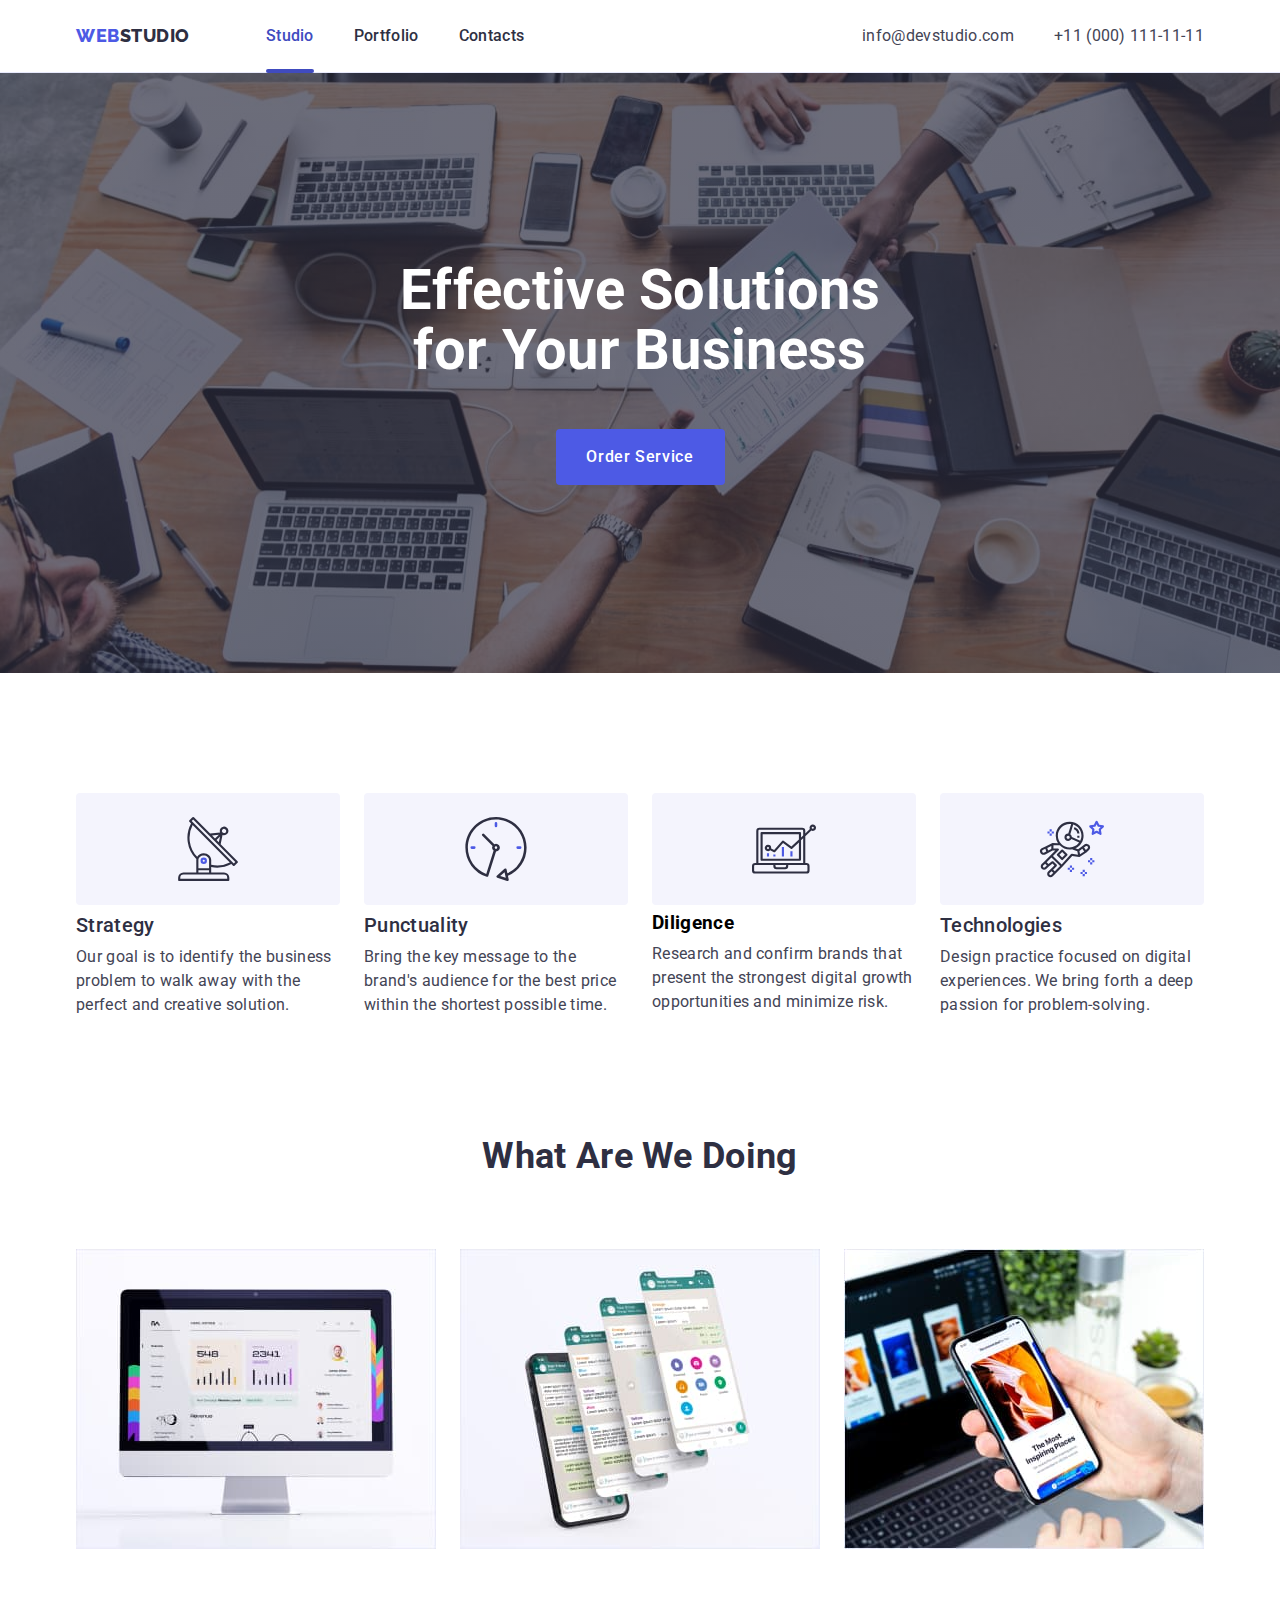
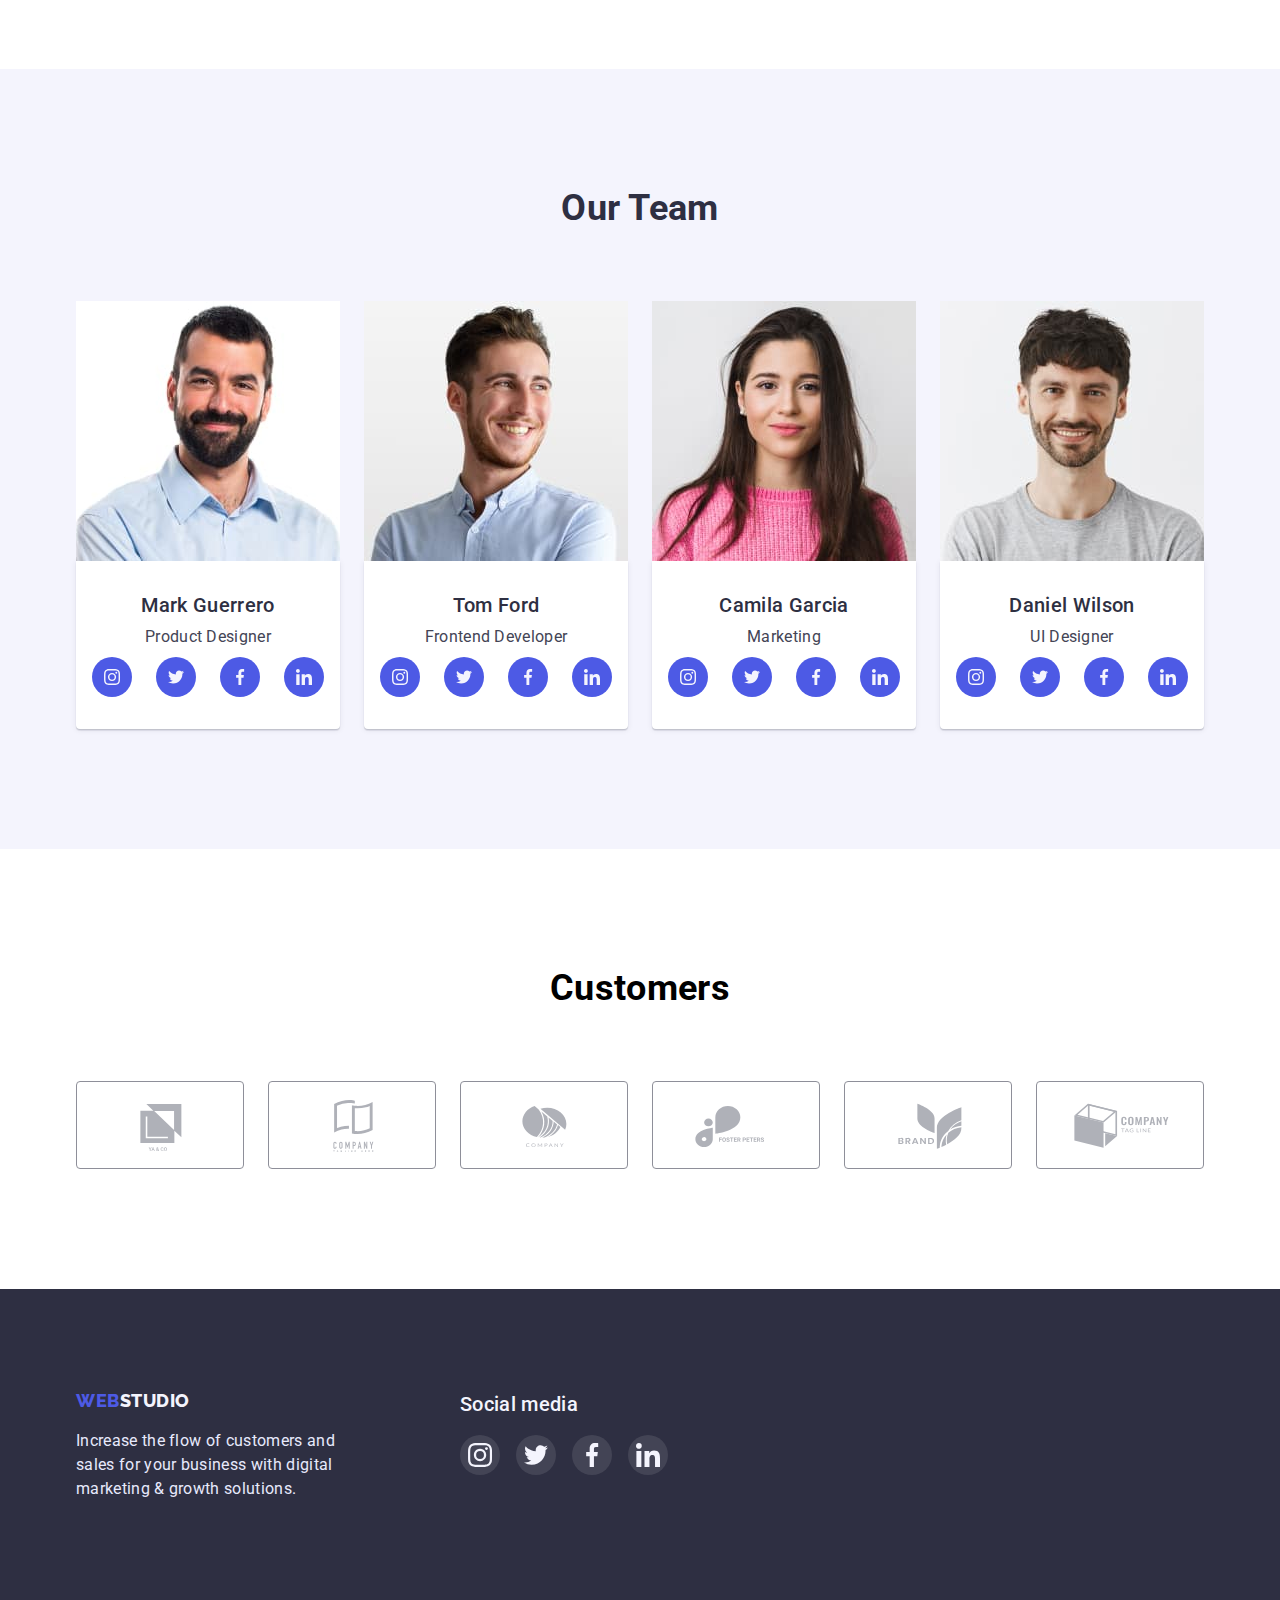
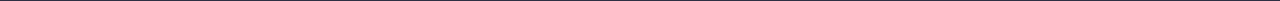
<file: index.html>
<!DOCTYPE html>
<html lang="en">
  <head>
    <meta charset="UTF-8" />
    <meta http-equiv="X-UA-Compatible" content="IE=edge" />
    <meta name="viewport" content="width=device-width, initial-scale=1.0" />
    <title>Web Studio</title>
    <link rel="preconnect" href="https://fonts.googleapis.com" />
    <link rel="preconnect" href="https://fonts.gstatic.com" crossorigin />
    <link
      href="https://fonts.googleapis.com/css2?family=Raleway:wght@800&family=Roboto:wght@400;500;700;900&display=swap"
      rel="stylesheet"
    />
    <link
      rel="stylesheet"
      href="https://cdnjs.cloudflare.com/ajax/libs/modern-normalize/1.1.0/modern-normalize.css"
      integrity="sha512-Y0MM+V6ymRKN2zStTqzQ227DWhhp4Mzdo6gnlRnuaNCbc+YN/ZH0sBCLTM4M0oSy9c9VKiCvd4Jk44aCLrNS5Q=="
      crossorigin="anonymous"
      referrerpolicy="no-referrer"
    />
    <link rel="stylesheet" href="./css/styles.css" />
  </head>
  <body>
    <!-- Header -->
    <header class="page-header section">
      <div class="container header-container">
        <nav class="page-nav">
          <a class="logotype link" href="/"
            >Web<span class="logo-dark">Studio</span></a
          >
          <ul class="menu list">
            <li class="menu-item">
              <a class="menu-link link current" href="./index.html">Studio</a>
            </li>
            <li class="menu-item">
              <a class="menu-link link" href="./portfolio.html">Portfolio</a>
            </li>
            <li class="menu-item">
              <a class="menu-link link" href="">Contacts</a>
            </li>
          </ul>
        </nav>
        <address class="contact">
          <ul class="list contact-info">
            <li class="contact-email">
              <a class="contact-link link" href="mailto:info@devstudio.com">
                info@devstudio.com
              </a>
            </li>
            <li class="contact-phone">
              <a class="contact-link link" href="tel:+110001111111">
                +11 (000) 111-11-11
              </a>
            </li>
          </ul>
        </address>
      </div>
    </header>
    <main>
      <!-- Hero -->
      <section class="hero section">
        <div class="container">
          <h1 class="hero-title">Effective Solutions for Your Business</h1>
          <button class="hero-btn" data-modal-open type="button">
            Order Service
          </button>
        </div>
      </section>
      <!-- Benefits -->
      <section class="benefits section">
        <div class="container">
          <h2 class="hide">Benefits</h2>
          <ul class="list benefits-list">
            <li class="benefits-item">
              <div class="benefits-wrap">
                <svg class="benefits-icon" widht="64" height="64">
                  <use href="./images/icons.svg#icon-antenna"></use>
                </svg>
              </div>
              <h3 class="benefits-title section-subtitle">Strategy</h3>
              <p class="benefits-text section-description">
                Our goal is to identify the business problem to walk away with
                the perfect and creative solution.
              </p>
            </li>
            <li class="benefits-item">
              <div class="benefits-wrap">
                <svg class="benefits-icon" widht="64" height="64">
                  <use href="./images/icons.svg#icon-clock"></use>
                </svg>
              </div>
              <h3 class="benefits-title section-subtitle">Punctuality</h3>
              <p class="benefits-text section-description">
                Bring the key message to the brand's audience for the best price
                within the shortest possible time.
              </p>
            </li>
            <li class="benefits-item">
              <div class="benefits-wrap">
                <svg class="benefits-icon" widht="64" height="64">
                  <use href="./images/icons.svg#icon-diagram"></use>
                </svg>
              </div>
              <h3 class="benefits-title">Diligence</h3>
              <p class="benefits-text section-description">
                Research and confirm brands that present the strongest digital
                growth opportunities and minimize risk.
              </p>
            </li>
            <li class="benefits-item">
              <div class="benefits-wrap">
                <svg class="benefits-icon" widht="64" height="64">
                  <use href="./images/icons.svg#icon-astronaut"></use>
                </svg>
              </div>
              <h3 class="benefits-title section-subtitle">Technologies</h3>
              <p class="benefits-text section-description">
                Design practice focused on digital experiences. We bring forth a
                deep passion for problem-solving.
              </p>
            </li>
          </ul>
        </div>
      </section>
      <!-- Our work -->
      <section class="work-section section">
        <div class="container">
          <h2 class="work-title section-title">What are we doing</h2>
          <ul class="list work-list">
            <li class="work-item">
              <img
                class="img-work"
                src="./images/monitor.jpg"
                alt="monitor"
                width="360"
                height="300"
              />
            </li>
            <li class="work-item">
              <img
                class="img-work"
                src="./images/messanger.jpg"
                alt="messanger"
                width="360"
                height="300"
              />
            </li>
            <li class="work-item">
              <img
                class="img-work"
                src="./images/phone_in_hand.jpg"
                alt="phone in hand"
                width="360"
                height="300"
              />
            </li>
          </ul>
        </div>
      </section>
      <!-- Team -->
      <section class="section-team section">
        <div class="container">
          <h2 class="team-section section-title">Our Team</h2>
          <ul class="list team-list">
            <li class="team-item">
              <img
                class="img-work"
                src="./images/employees/Mark_Guerrero.jpg"
                alt="Mark Guerrero"
                width="264"
                height="260"
              />
              <div class="employees">
                <h3 class="team-headline section-subtitle">Mark Guerrero</h3>
                <p class="team-text section-description">Product Designer</p>
                <ul class="team-soc-list list">
                  <li class="team-soc-item">
                    <a href="" class="team-soc-link link"
                      ><svg class="team-soc-icon" widht="16" height="16">
                        <use
                          href="./images/icons.svg#icon-instagram"
                        ></use></svg
                    ></a>
                  </li>
                  <li class="team-soc-item">
                    <a href="" class="team-soc-link link"
                      ><svg class="team-soc-icon" widht="16" height="16">
                        <use href="./images/icons.svg#icon-twitter"></use></svg
                    ></a>
                  </li>
                  <li class="team-soc-item">
                    <a href="" class="team-soc-link link"
                      ><svg class="team-soc-icon" widht="16" height="16">
                        <use href="./images/icons.svg#icon-facebook"></use></svg
                    ></a>
                  </li>
                  <li class="team-soc-item">
                    <a href="" class="team-soc-link link"
                      ><svg class="team-soc-icon" widht="16" height="16">
                        <use href="./images/icons.svg#icon-linkedin"></use></svg
                    ></a>
                  </li>
                </ul>
              </div>
            </li>
            <li class="team-item">
              <img
                class="img-work"
                src="./images/employees/Tom_Ford.jpg"
                alt="Tom Ford"
                width="264"
                height="260"
              />
              <div class="employees">
                <h3 class="team-headline section-subtitle">Tom Ford</h3>
                <p class="team-text section-description">Frontend Developer</p>
                <ul class="team-soc-list list">
                  <li class="team-soc-item">
                    <a href="" class="team-soc-link link"
                      ><svg class="team-soc-icon" widht="16" height="16">
                        <use
                          href="./images/icons.svg#icon-instagram"
                        ></use></svg
                    ></a>
                  </li>
                  <li class="team-soc-item">
                    <a href="" class="team-soc-link link"
                      ><svg class="team-soc-icon" widht="16px" height="16px">
                        <use href="./images/icons.svg#icon-twitter"></use></svg
                    ></a>
                  </li>
                  <li class="team-soc-item">
                    <a href="" class="team-soc-link link"
                      ><svg class="team-soc-icon" widht="16" height="16">
                        <use href="./images/icons.svg#icon-facebook"></use></svg
                    ></a>
                  </li>
                  <li class="team-soc-item">
                    <a href="" class="team-soc-link link"
                      ><svg class="team-soc-icon" widht="16" height="16">
                        <use href="./images/icons.svg#icon-linkedin"></use></svg
                    ></a>
                  </li>
                </ul>
              </div>
            </li>
            <li class="team-item">
              <img
                class="img-work"
                src="./images/employees/Camila_Garcia.jpg"
                alt="Camila Garcia"
                width="264"
                height="260"
              />
              <div class="employees">
                <h3 class="team-headline section-subtitle">Camila Garcia</h3>
                <p class="team-text section-description">Marketing</p>
                <ul class="team-soc-list list">
                  <li class="team-soc-item">
                    <a href="" class="team-soc-link link"
                      ><svg class="team-soc-icon" widht="16" height="16">
                        <use
                          href="./images/icons.svg#icon-instagram"
                        ></use></svg
                    ></a>
                  </li>
                  <li class="team-soc-item">
                    <a href="" class="team-soc-link link"
                      ><svg class="team-soc-icon" widht="16" height="16">
                        <use href="./images/icons.svg#icon-twitter"></use></svg
                    ></a>
                  </li>
                  <li class="team-soc-item">
                    <a href="" class="team-soc-link link"
                      ><svg class="team-soc-icon" widht="16" height="16">
                        <use href="./images/icons.svg#icon-facebook"></use></svg
                    ></a>
                  </li>
                  <li class="team-soc-item">
                    <a href="" class="team-soc-link link"
                      ><svg class="team-soc-icon" widht="16" height="16">
                        <use href="./images/icons.svg#icon-linkedin"></use></svg
                    ></a>
                  </li>
                </ul>
              </div>
            </li>
            <li class="team-item section-description">
              <img
                class="img-work"
                src="./images/employees/Daniel_Wilson.jpg"
                alt="Daniel Wilson"
                width="264"
                height="260"
              />
              <div class="employees">
                <h3 class="team-headline section-subtitle">Daniel Wilson</h3>
                <p class="team-text section-description">UI Designer</p>
                <ul class="team-soc-list list">
                  <li class="team-soc-item">
                    <a href="" class="team-soc-link link"
                      ><svg class="team-soc-icon" widht="16" height="16">
                        <use
                          href="./images/icons.svg#icon-instagram"
                        ></use></svg
                    ></a>
                  </li>
                  <li class="team-soc-item">
                    <a href="" class="team-soc-link link"
                      ><svg class="team-soc-icon" widht="16" height="16">
                        <use href="./images/icons.svg#icon-twitter"></use></svg
                    ></a>
                  </li>
                  <li class="team-soc-item">
                    <a href="" class="team-soc-link link"
                      ><svg class="team-soc-icon" widht="16" height="16">
                        <use href="./images/icons.svg#icon-facebook"></use></svg
                    ></a>
                  </li>
                  <li class="team-soc-item">
                    <a href="" class="team-soc-link link"
                      ><svg class="team-soc-icon" widht="16" height="16">
                        <use href="./images/icons.svg#icon-linkedin"></use></svg
                    ></a>
                  </li>
                </ul>
              </div>
            </li>
          </ul>
        </div>
      </section>

      <!--CUSTOMERS  -->
      <section class="section customers-sect">
        <div class="container">
          <h2 class="customers-title">Customers</h2>
          <ul class="customers-list list">
            <li class="customers-item">
              <a href="" class="customers-link link"
                ><svg class="customers-icon" widht="104" height="56">
                  <use href="./images/icons.svg#icon-Logo"></use></svg
              ></a>
            </li>
            <li class="customers-item">
              <a href="" class="customers-link link"
                ><svg class="customers-icon" widht="104" height="56">
                  <use href="./images/icons.svg#icon-Logo-1"></use></svg
              ></a>
            </li>
            <li class="customers-item">
              <a href="" class="customers-link link"
                ><svg class="customers-icon" widht="104" height="56">
                  <use href="./images/icons.svg#icon-Logo-2"></use></svg
              ></a>
            </li>
            <li class="customers-item">
              <a href="" class="customers-link link"
                ><svg class="customers-icon" widht="104" height="56">
                  <use href="./images/icons.svg#icon-Logo-3"></use></svg
              ></a>
            </li>
            <li class="customers-item">
              <a href="" class="customers-link link"
                ><svg class="customers-icon" widht="104" height="56">
                  <use href="./images/icons.svg#icon-Logo-4"></use></svg
              ></a>
            </li>
            <li class="customers-item">
              <a href="" class="customers-link link"
                ><svg class="customers-icon" widht="104" height="56">
                  <use href="./images/icons.svg#icon-Logo-5"></use></svg
              ></a>
            </li>
          </ul>
        </div>
      </section>
    </main>
    <!-- Footer -->
    <footer class="footer">
      <div class="container footer-pos">
        <div class="footer-left">
          <a class="logotype link" href="/"
            >Web<span class="logo-white">Studio</span></a
          >
          <p class="footer-text">
            Increase the flow of customers and sales for your business with
            digital marketing & growth solutions.
          </p>
        </div>
        <div class="footer-right">
          <h2 class="soc-media-subtitle">Social media</h2>
          <ul class="soc-media-list list">
            <li class="soc-media-item">
              <a href="" class="soc-media-link link"
                ><svg class="soc-media-icon" widht="24" height="24">
                  <use href="./images/icons.svg#icon-instagram"></use></svg
              ></a>
            </li>
            <li class="soc-media-item">
              <a href="" class="soc-media-link link"
                ><svg class="soc-media-icon" widht="24" height="24">
                  <use href="./images/icons.svg#icon-twitter"></use></svg
              ></a>
            </li>
            <li class="soc-media-item">
              <a href="" class="soc-media-link link"
                ><svg class="soc-media-icon" widht="24" height="24">
                  <use href="./images/icons.svg#icon-facebook"></use></svg
              ></a>
            </li>
            <li class="soc-media-item">
              <a href="" class="soc-media-link link"
                ><svg class="soc-media-icon" widht="24" height="24">
                  <use href="./images/icons.svg#icon-linkedin"></use></svg
              ></a>
            </li>
          </ul>
        </div>
      </div>
    </footer>
    <div class="backdrop is-hidden" data-modal>
      <div class="modal">
        <button type="button" data-modal-close class="modal-close">
          <svg class="backdrop-close-icon" width="8" height="8">
            <use href="./images/icons.svg#icon-close-icon"></use>
          </svg>
        </button>
      </div>
    </div>
    <script src="./js/modal.js"></script>
  </body>
</html>
</file>
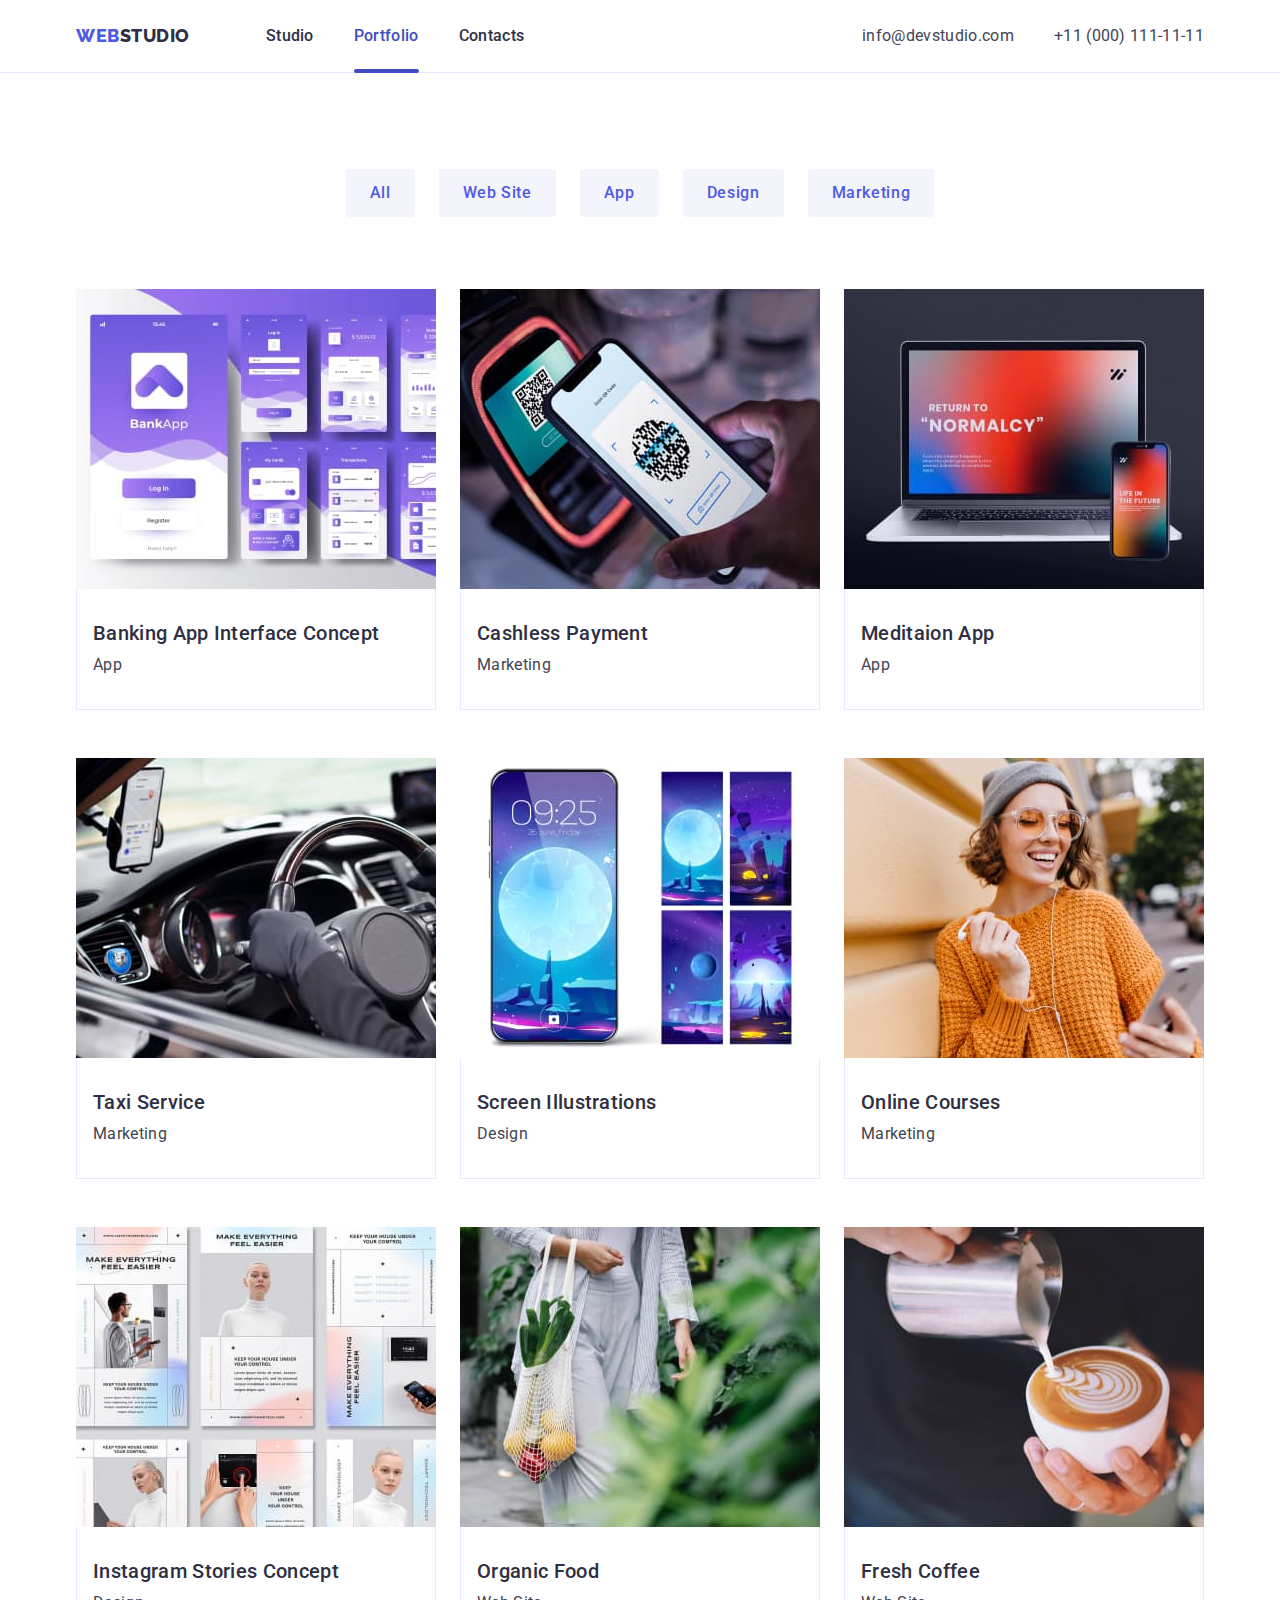
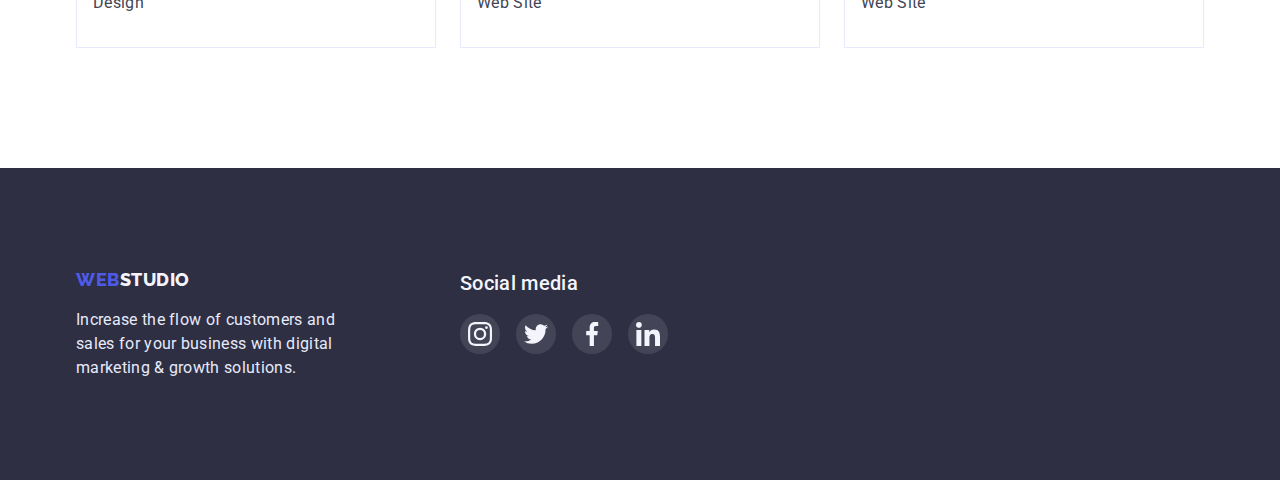
<file: portfolio.html>
<!DOCTYPE html>
<html lang="en">
  <head>
    <meta charset="UTF-8" />
    <meta http-equiv="X-UA-Compatible" content="IE=edge" />
    <meta name="viewport" content="width=device-width, initial-scale=1.0" />
    <title>Portfolio</title>
    <link rel="preconnect" href="https://fonts.googleapis.com" />
    <link rel="preconnect" href="https://fonts.gstatic.com" crossorigin />
    <link
      href="https://fonts.googleapis.com/css2?family=Raleway:wght@800&family=Roboto:wght@400;500;700;900&display=swap"
      rel="stylesheet"
    />
    <link
      rel="stylesheet"
      href="https://cdnjs.cloudflare.com/ajax/libs/modern-normalize/1.1.0/modern-normalize.css"
      integrity="sha512-Y0MM+V6ymRKN2zStTqzQ227DWhhp4Mzdo6gnlRnuaNCbc+YN/ZH0sBCLTM4M0oSy9c9VKiCvd4Jk44aCLrNS5Q=="
      crossorigin="anonymous"
      referrerpolicy="no-referrer"
    />
    <link rel="stylesheet" href="./css/styles.css" />
  </head>
  <body>
    <!-- Header -->
    <header class="page-header">
      <div class="container header-container">
        <nav class="page-nav">
          <a class="logotype link" href="/">
            Web<span class="logo-dark">Studio</span></a
          >
          <ul class="menu list">
            <li class="menu-item">
              <a class="menu-link link" href="./index.html">Studio</a>
            </li>
            <li class="menu-item">
              <a class="menu-link link current" href="./portfolio.html"
                >Portfolio</a
              >
            </li>
            <li class="menu-item">
              <a class="menu-link link" href="">Contacts</a>
            </li>
          </ul>
        </nav>
        <address class="contact">
          <ul class="list contact-info">
            <li class="contact-email">
              <a class="contact-link link" href="mailto:info@devstudio.com"
                >info@devstudio.com
              </a>
            </li>
            <li class="contact-email">
              <a class="contact-link link" href="tel:+110001111111"
                >+11 (000) 111-11-11
              </a>
            </li>
          </ul>
        </address>
      </div>
    </header>
    <main>
      <!-- Portfolio -->
      <section class="portfolio section">
        <div class="container">
          <h1 class="hide">Gallery section-subtitle</h1>
          <ul class="list btn-list-gallery">
            <li class="list-btn">
              <button class="buttons buttons-gallery" type="button">All</button>
            </li>
            <li class="list-btn">
              <button class="buttons buttons-gallery" type="button">
                Web Site
              </button>
            </li>
            <li class="list-btn">
              <button class="buttons buttons-gallery" type="button">App</button>
            </li>
            <li class="list-btn">
              <button class="buttons buttons-gallery" type="button">
                Design
              </button>
            </li>
            <li class="list-btn">
              <button class="buttons buttons-gallery" type="button">
                Marketing
              </button>
            </li>
          </ul>
          <ul class="list gallery-container">
            <li class="portfolio-list">
              <a href="" class="gallery-link link">
                <div class="gallery-wrap">
                  <img
                    class="img-gallery"
                    src="./images/gallery/bank_app.jpg"
                    alt="bank app"
                    width="360"
                    height="300"
                  />
                  <p class="gallery-descr">
                    14 Stylish and User-Friendly App Design Concepts · Task
                    Manager App · Calorie Tracker App · Exotic Fruit Ecommerce
                    App · Cloud Storage App
                  </p>
                </div>
                <div class="gallery-sup-text">
                  <h2 class="gallery-title section-subtitle">
                    Banking App Interface Concept
                  </h2>
                  <p class="gallery-text section-description">App</p>
                </div></a
              >
            </li>
            <li class="portfolio-list">
              <a href="" class="gallery-link link">
                <div class="gallery-wrap">
                  <img
                    class="img-gallery"
                    src="./images/gallery/phone_on_terminal.jpg"
                    alt="bank app"
                    width="360"
                    height="300"
                  />
                  <p class="gallery-descr">
                    14 Stylish and User-Friendly App Design Concepts · Task
                    Manager App · Calorie Tracker App · Exotic Fruit Ecommerce
                    App · Cloud Storage App
                  </p>
                </div>
                <div class="gallery-sup-text">
                  <h2 class="gallery-title section-subtitle">
                    Cashless Payment
                  </h2>
                  <p class="gallery-text section-description">Marketing</p>
                </div></a
              >
            </li>
            <li class="portfolio-list">
              <a href="" class="gallery-link link">
                <div class="gallery-wrap">
                  <img
                    class="img-gallery"
                    src="./images/gallery/laptop.jpg"
                    alt="laptop and phone"
                    width="360"
                    height="300"
                  />
                  <p class="gallery-descr">
                    14 Stylish and User-Friendly App Design Concepts · Task
                    Manager App · Calorie Tracker App · Exotic Fruit Ecommerce
                    App · Cloud Storage App
                  </p>
                </div>
                <div class="gallery-sup-text">
                  <h2 class="gallery-title section-subtitle">Meditaion App</h2>
                  <p class="gallery-text section-description">App</p>
                </div></a
              >
            </li>
            <li class="portfolio-list">
              <a href="" class="gallery-link link">
                <div class="gallery-wrap">
                  <img
                    class="img-gallery"
                    src="./images/gallery/wheel.jpg"
                    alt="driver"
                    width="360"
                    height="300"
                  />
                  <p class="gallery-descr">
                    14 Stylish and User-Friendly App Design Concepts · Task
                    Manager App · Calorie Tracker App · Exotic Fruit Ecommerce
                    App · Cloud Storage App
                  </p>
                </div>
                <div class="gallery-sup-text">
                  <h2 class="gallery-title section-subtitle">Taxi Service</h2>
                  <p class="gallery-text section-description">Marketing</p>
                </div></a
              >
            </li>
            <li class="portfolio-list">
              <a href="" class="gallery-link link">
                <div class="gallery-wrap">
                  <img
                    class="img-gallery"
                    src="./images/gallery/smartphone.jpg"
                    alt="smartphone"
                    width="360"
                    height="300"
                  />
                  <p class="gallery-descr">
                    14 Stylish and User-Friendly App Design Concepts · Task
                    Manager App · Calorie Tracker App · Exotic Fruit Ecommerce
                    App · Cloud Storage App
                  </p>
                </div>
                <div class="gallery-sup-text">
                  <h2 class="gallery-title section-subtitle">
                    Screen Illustrations
                  </h2>
                  <p class="gallery-text section-description">Design</p>
                </div></a
              >
            </li>
            <li class="portfolio-list">
              <a href="" class="gallery-link link">
                <div class="gallery-wrap">
                  <img
                    class="img-gallery"
                    src="./images/gallery/lady.jpg"
                    alt="lady"
                    width="360"
                    height="300"
                  />
                  <p class="gallery-descr">
                    14 Stylish and User-Friendly App Design Concepts · Task
                    Manager App · Calorie Tracker App · Exotic Fruit Ecommerce
                    App · Cloud Storage App
                  </p>
                </div>
                <div class="gallery-sup-text">
                  <h2 class="gallery-title section-subtitle">Online Courses</h2>
                  <p class="gallery-text section-description">Marketing</p>
                </div></a
              >
            </li>
            <li class="portfolio-list">
              <a href="" class="gallery-link link">
                <div class="gallery-wrap">
                  <img
                    class="img-gallery"
                    src="./images/gallery/feel_easy.jpg"
                    alt="smart control"
                    width="360"
                    height="300"
                  />
                  <p class="gallery-descr">
                    14 Stylish and User-Friendly App Design Concepts · Task
                    Manager App · Calorie Tracker App · Exotic Fruit Ecommerce
                    App · Cloud Storage App
                  </p>
                </div>
                <div class="gallery-sup-text">
                  <h2 class="gallery-title section-subtitle">
                    Instagram Stories Concept
                  </h2>
                  <p class="gallery-text section-description">Design</p>
                </div></a
              >
            </li>
            <li class="portfolio-list">
              <a href="" class="gallery-link link">
                <div class="gallery-wrap">
                  <img
                    class="img-gallery"
                    src="./images/gallery/vegetables.jpg"
                    alt="organic vegetables"
                    width="360"
                    height="300"
                  />
                  <p class="gallery-descr">
                    14 Stylish and User-Friendly App Design Concepts · Task
                    Manager App · Calorie Tracker App · Exotic Fruit Ecommerce
                    App · Cloud Storage App
                  </p>
                </div>
                <div class="gallery-sup-text">
                  <h2 class="gallery-title section-subtitle">Organic Food</h2>
                  <p class="gallery-text section-description">Web Site</p>
                </div></a
              >
            </li>
            <li class="portfolio-list">
              <a href="" class="gallery-link link">
                <div class="gallery-wrap">
                  <img
                    class="img-gallery"
                    src="./images/gallery/coffe.jpg"
                    alt="a cup of coffe"
                    width="360"
                    height="300"
                  />
                  <p class="gallery-descr">
                    14 Stylish and User-Friendly App Design Concepts · Task
                    Manager App · Calorie Tracker App · Exotic Fruit Ecommerce
                    App · Cloud Storage App
                  </p>
                </div>
                <div class="gallery-sup-text">
                  <h2 class="gallery-title section-subtitle">Fresh Coffee</h2>
                  <p class="gallery-text section-description">Web Site</p>
                </div></a
              >
            </li>
          </ul>
        </div>
      </section>
    </main>
    <!-- Footer -->
    <footer class="footer">
      <div class="container footer-pos">
        <div class="footer-left">
          <a class="logotype link" href="/"
            >Web<span class="logo-white">Studio</span></a
          >
          <p class="footer-text">
            Increase the flow of customers and sales for your business with
            digital marketing & growth solutions.
          </p>
        </div>
        <div class="footer-right">
          <h2 class="soc-media-subtitle">Social media</h2>
          <ul class="soc-media-list list">
            <li class="soc-media-item">
              <a href="" class="soc-media-link link"
                ><svg class="soc-media-icon" widht="24" height="24">
                  <use href="./images/icons.svg#icon-instagram"></use></svg
              ></a>
            </li>
            <li class="soc-media-item">
              <a href="" class="soc-media-link link"
                ><svg class="soc-media-icon" widht="24" height="24">
                  <use href="./images/icons.svg#icon-twitter"></use></svg
              ></a>
            </li>
            <li class="soc-media-item">
              <a href="" class="soc-media-link link"
                ><svg class="soc-media-icon" widht="24" height="24">
                  <use href="./images/icons.svg#icon-facebook"></use></svg
              ></a>
            </li>
            <li class="soc-media-item">
              <a href="" class="soc-media-link link"
                ><svg class="soc-media-icon" widht="24" height="24">
                  <use href="./images/icons.svg#icon-linkedin"></use></svg
              ></a>
            </li>
          </ul>
        </div>
      </div>
    </footer>
  </body>
</html>
</file>
<file: css/styles.css>
:root {
  --brand-color-dark: #2e2f42;
  --brand-color-white: #f4f4fd;
  --brand-color-logo: #4d5ae5;
  --hover-color-link: #404bbf;
  --hero-grad: linear-gradient(rgba(46, 47, 66, 0.7), rgba(46, 47, 66, 0.7));
  --delay-hover: 250ms cubic-bezier(0.4, 0, 0.2, 1);
}

body {
  font-family: "Roboto", sans-serif;
  font-size: 16px;
  letter-spacing: 0.02em;
}

.link {
  text-decoration: none;
}

.list {
  list-style: none;
}

.hide {
  position: absolute;
  width: 1px;
  height: 1px;
  margin: -1px;
  border: 0;
  padding: 0;
  white-space: nowrap;
  clip-path: inset(100%);
  clip: rect(0 0 0 0);
  overflow: hidden;
}

h1,
h2,
h3,
h4,
h5,
h6,
p {
  margin: 0;
}

ul {
  margin: 0;
  padding-left: 0;
}

button {
  cursor: pointer;
}

img {
  display: block;
}

.container {
  width: 1158px;
  padding: 0 15px;
  margin: 0 auto;
}

.section {
  padding-top: 120px;
  padding-bottom: 120px;
}

.section-subtitle {
  font-weight: 500;
  font-size: 20px;
  line-height: 1.2;
  color: var(--brand-color-dark);
}

.section-description {
  line-height: 1.5;
  color: #434455;
}

.section-title {
  font-size: 36px;
  line-height: 1.11;
  text-align: center;
  text-transform: capitalize;
  color: var(--brand-color-dark);
}

/* =======HEADER========*/
.page-header {
  padding-top: 24px;
  padding-bottom: 24px;
  border-bottom: 1px solid #e7e9fc;
}

.logotype {
  font-family: "Raleway", sans-serif;
  font-weight: 800;
  font-size: 18px;
  line-height: 1.33;
  letter-spacing: 0.03em;
  text-transform: uppercase;
  color: var(--brand-color-logo);
  margin-right: 76px;
}

.page-nav {
  display: flex;
  align-items: center;
}

.header-container {
  display: flex;
  align-items: center;
}

.contact {
  margin-left: auto;
}

.contact-info {
  display: flex;
  gap: 40px;
}

.menu {
  display: flex;
  gap: 40px;
}

.logo-dark {
  color: var(--brand-color-dark);
}

.menu-link {
  font-weight: 500;
  line-height: 1.5;
  color: var(--brand-color-dark);
  margin-bottom: 28px;
  transition: color var(--delay-hover);
}
.menu-link:hover,
.menu-link:focus {
  color: var(--hover-color-link);
}

.current {
  color: var(--hover-color-link);
  position: relative;
  padding-bottom: 27px;
}

.current::after {
  position: absolute;
  left: 0;
  bottom: -1px;
  content: "";
  width: 100%;
  height: 4px;
  border-radius: 2px;
  background-color: var(--hover-color-link);
}

.contact-link {
  font-style: normal;
  line-height: 1.5;
  color: #434455;
  transition: color var(--delay-hover);
}

.contact-link:hover,
.contact-link:focus {
  color: var(--brand-color-logo);
}

.buttons {
  font-weight: 500;
  line-height: 1.5;
  letter-spacing: 0.04em;
  color: var(--brand-color-logo);
  background-color: #f4f4fd;
  padding: 12px 24px;
}

/* =========HERO======== */
.hero {
  background-color: var(--brand-color-dark);
  background-image: var(--hero-grad), url(../images/people_in_the_office.jpg);
  padding-top: 188px;
  padding-bottom: 188px;
  margin: 0 auto;
  max-width: 1440px;
  background-repeat: no-repeat;
  background-size: cover;
}

.hero-title {
  font-weight: 700;
  font-size: 56px;
  line-height: 1.07;
  text-align: center;
  color: #ffff;
  margin-bottom: 48px;
  max-width: 494px;
  margin-right: auto;
  margin-left: auto;
}

.hero-btn {
  font-weight: 500;
  line-height: 1.19;
  letter-spacing: 0.04em;
  color: #ffff;
  background-color: var(--brand-color-logo);
  margin: 0 auto;
  display: block;
  border-radius: 4px;
  min-width: 169px;
  height: 56px;
  border: none;
  transition: background-color var(--delay-hover);
}

.hero-btn:is(:hover, :focus) {
  background-color: var(--hover-color-link);
}

/* =========BENEFITS======== */
.benefits-list {
  display: flex;
  gap: 24px;
}
.benefits-title {
  margin-bottom: 8px;
}

.benefits-text {
  max-width: 264px;
}

.benefits {
  padding-bottom: 0;
}

.benefits-wrap {
  display: flex;
  margin: 0 auto;
  width: 264px;
  height: 112px;
  background-color: var(--brand-color-white);
  border-radius: 4px;
  justify-content: center;
  align-items: center;
  margin-bottom: 8px;
}

/* =========OUR WORK======== */
.work-list {
  display: flex;
  gap: 24px;
}

.work-title {
  margin-bottom: 72px;
}
/* =========TEAM======== */
.section-team {
  background-color: var(--brand-color-white);
}

.team-section {
  margin-bottom: 72px;
}
.employees {
  padding-top: 32px;
  padding-bottom: 32px;
  background-color: #ffff;
  text-align: center;
  border-radius: 0px 0px 4px 4px;
  box-shadow: 0px 1px 6px rgba(46, 47, 66, 0.08),
    0px 1px 1px rgba(46, 47, 66, 0.16), 0px 2px 1px rgba(46, 47, 66, 0.08);
}

.team-headline {
  margin-bottom: 8px;
}

.team-list {
  display: flex;
  gap: 24px;
}

.team-text {
  margin-bottom: 8px;
}

.team-soc-list {
  display: flex;
  justify-content: center;
  gap: 24px;
}

.team-soc-link {
  width: 40px;
  height: 40px;
  border-radius: 50%;
  display: flex;
  align-items: center;
  justify-content: center;
  background-color: var(--brand-color-logo);
  transition: background-color var(--delay-hover);
}

.team-soc-link:is(:hover, :focus) {
  background-color: var(--hover-color-link);
}

/* =========PORTFOLIO======== */
.portfolio {
  padding-top: 96px;
}

.buttons-gallery {
  border-radius: 4px;
  height: 48px;
  border: none;
  transition: background-color var(--delay-hover), color var(--delay-hover),
    box-shadow var(--delay-hover);
}

.buttons-gallery:is(:hover, :focus) {
  color: #ffff;
  background-color: var(--brand-color-logo);
  box-shadow: 0px 3px 1px rgba(0, 0, 0, 0.1), 0px 2px 1px rgba(0, 0, 0, 0.08),
    0px 2px 2px rgba(0, 0, 0, 0.12);
}

.btn-list-gallery {
  display: flex;
  gap: 24px;
  justify-content: center;
  margin-bottom: 72px;
}

.gallery-sup-text {
  padding-top: 32px;
  padding-bottom: 32px;
  padding-left: 16px;
  border: 1px solid #e7e9fc;
  border-top: 0;
}

.gallery-title {
  margin-bottom: 8px;
}

.gallery-container {
  display: flex;
  flex-wrap: wrap;
  column-gap: 24px;
  row-gap: 48px;
}
.portfolio-list {
  transition: box-shadow var(--delay-hover);
}

.portfolio-list:is(:hover, :focus) {
  box-shadow: 0px 3px 1px rgba(0, 0, 0, 0.1), 0px 2px 1px rgba(0, 0, 0, 0.08),
    0px 2px 2px rgba(0, 0, 0, 0.12);
}

.gallery-link:hover .gallery-descr,
.gallery-link:focus .gallery-descr {
  transform: translateY(0%);
}

.gallery-wrap {
  position: relative;
  overflow: hidden;
}

.gallery-descr {
  font-size: 16px;
  line-height: 1.5;
  color: var(--brand-color-white);
  position: absolute;
  top: 0;
  background-color: var(--brand-color-logo);
  padding: 40px 32px;
  height: 100%;
  transform: translateY(100%);
  transition: transform var(--delay-hover);
}

/* =========CUSTOMERS===== */
.customers-title {
  font-size: 36px;
  line-height: 1.11;
  text-align: center;
  text-transform: capitalize;
  margin-bottom: 72px;
}

.customers-list {
  display: flex;
  gap: 24px;
}

.customers-link {
  width: 168px;
  height: 88px;
  border: 1px solid #8e8f99;
  border-radius: 4px;
  display: flex;
  justify-content: center;
  align-items: center;
  transition: border-color var(--delay-hover);
}

.customers-icon {
  fill: #afb1b8;
  transition: fill var(--delay-hover);
}

.customers-link:is(:focus, :hover) {
  border-color: var(--hover-color-link);
}

.customers-link:is(:focus, :hover) .customers-icon {
  fill: var(--hover-color-link);
}
/* =========FOOTER======== */
.footer {
  padding-top: 100px;
  padding-bottom: 100px;
  background-color: var(--brand-color-dark);
}
.footer .logotype {
  margin-right: 0;
}
.footer-logotype {
  padding-right: 0;
}

.footer-text {
  line-height: 1.5;
  color: #e7e9fc;
  max-width: 264px;
  margin-top: 16px;
}

.logo-white {
  color: var(--brand-color-white);
}

.soc-media-subtitle {
  font-weight: 500;
  font-size: 20px;
  line-height: 1.5;
  color: var(--brand-color-white);
  margin-bottom: 16px;
}

.footer-pos {
  display: flex;
}
.soc-media-list {
  display: flex;
  gap: 16px;
}

.soc-media-link {
  width: 40px;
  height: 40px;
  border-radius: 50%;
  display: flex;
  align-items: center;
  justify-content: center;
  background-color: rgba(255, 255, 255, 0.1);
  transition: background-color var(--delay-hover);
}

.soc-media-link:is(:hover, :focus) {
  background-color: #31d0aa;
}

.footer-right {
  margin-left: 120px;
}

/* ========BACKDROP============ */

.backdrop {
  position: fixed;
  top: 0;
  width: 100%;
  height: 100%;
  background-color: rgba(46, 47, 66, 0.4);
  transition: opacity var(--delay-hover), visibility var(--delay-hover);
}

.is-hidden {
  opacity: 0;
  visibility: hidden;
  pointer-events: none;
}

.modal {
  position: absolute;
  top: 50%;
  left: 50%;
  transform: translate(-50%, -50%);
  width: 408px;
  min-height: 576px;
  background-color: #fcfcfc;
  box-shadow: 0px 1px 1px rgba(0, 0, 0, 0.14), 0px 1px 3px rgba(0, 0, 0, 0.12),
    0px 2px 1px rgba(0, 0, 0, 0.2);
  border-radius: 4px;
  padding: 24px;
}

.modal-close {
  width: 24px;
  height: 24px;
  border-radius: 50%;
  border: 1px solid rgba(0, 0, 0, 0.1);
  background-color: #e7e9fc;
  align-items: center;
  display: flex;
  justify-content: center;
  margin-left: auto;
}
</file>
